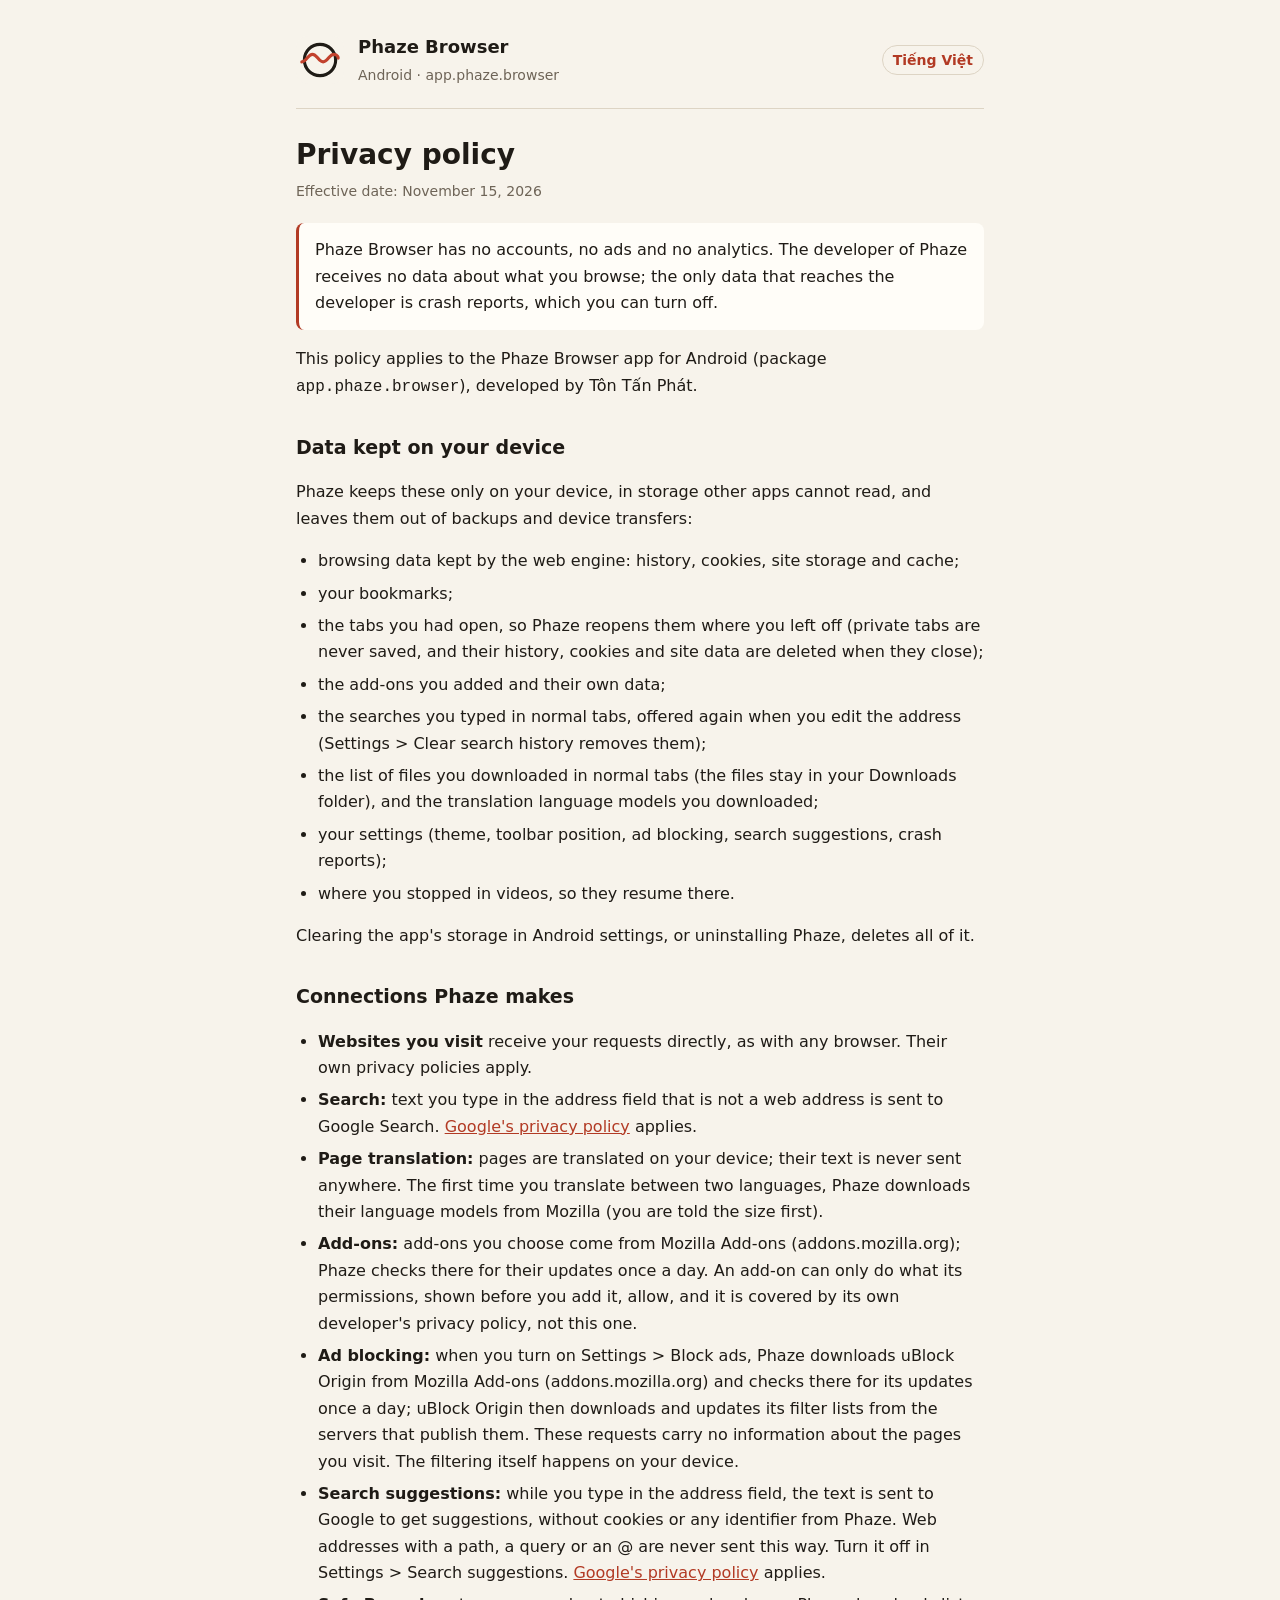
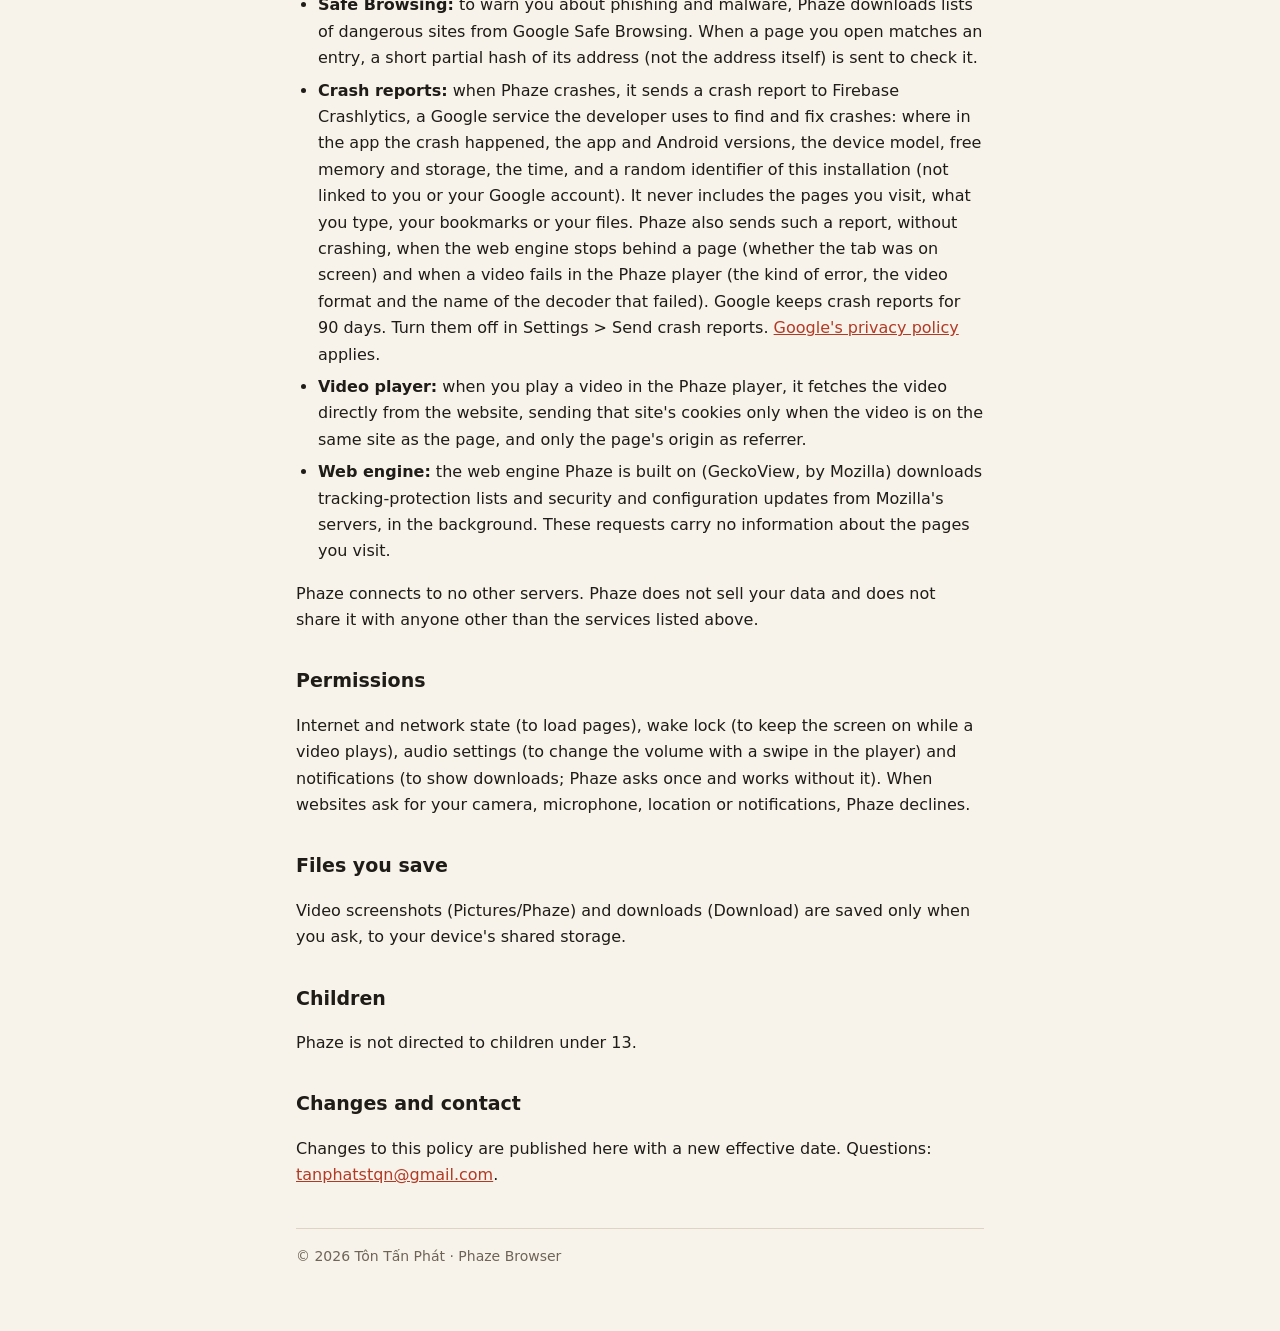
<file: index.html>
<!doctype html>
<html lang="en">
<head>
  <meta charset="utf-8">
  <meta name="viewport" content="width=device-width, initial-scale=1">
  <title>Phaze Browser Privacy Policy</title>
  <meta name="description" content="Privacy policy of Phaze Browser for Android: what data stays on your device, what connections the app makes and what permissions it uses.">
  <link rel="icon" href="icon.svg" type="image/svg+xml">
  <link rel="alternate" hreflang="vi" href="vi/">
  <link rel="stylesheet" href="style.css">
</head>
<body>
<main>
  <header>
    <img src="icon.svg" alt="">
    <div class="app">
      <strong>Phaze Browser</strong>
      <span>Android · app.phaze.browser</span>
    </div>
    <nav class="lang"><a href="vi/" hreflang="vi" lang="vi">Tiếng Việt</a></nav>
  </header>

  <h1>Privacy policy</h1>
  <p class="meta">Effective date: November 15, 2026</p>

<p class="summary">Phaze Browser has no accounts, no ads and no analytics. The developer of Phaze receives no data about what you browse; the only data that reaches the developer is crash reports, which you can turn off.</p>
<p>This policy applies to the Phaze Browser app for Android (package <code>app.phaze.browser</code>), developed by Tôn Tấn Phát.</p>
<h2>Data kept on your device</h2>
<p>Phaze keeps these only on your device, in storage other apps cannot read, and leaves them out of backups and device transfers:</p>
<ul>
<li>browsing data kept by the web engine: history, cookies, site storage and cache;</li>
<li>your bookmarks;</li>
<li>the tabs you had open, so Phaze reopens them where you left off (private tabs are never saved, and their history, cookies and site data are deleted when they close);</li>
<li>the add-ons you added and their own data;</li>
<li>the searches you typed in normal tabs, offered again when you edit the address (Settings &gt; Clear search history removes them);</li>
<li>the list of files you downloaded in normal tabs (the files stay in your Downloads folder), and the translation language models you downloaded;</li>
<li>your settings (theme, toolbar position, ad blocking, search suggestions, crash reports);</li>
<li>where you stopped in videos, so they resume there.</li>
</ul>
<p>Clearing the app's storage in Android settings, or uninstalling Phaze, deletes all of it.</p>
<h2>Connections Phaze makes</h2>
<ul>
<li><strong>Websites you visit</strong> receive your requests directly, as with any browser. Their own privacy policies apply.</li>
<li><strong>Search:</strong> text you type in the address field that is not a web address is sent to Google Search. <a href="https://policies.google.com/privacy">Google's privacy policy</a> applies.</li>
<li><strong>Page translation:</strong> pages are translated on your device; their text is never sent anywhere. The first time you translate between two languages, Phaze downloads their language models from Mozilla (you are told the size first).</li>
<li><strong>Add-ons:</strong> add-ons you choose come from Mozilla Add-ons (addons.mozilla.org); Phaze checks there for their updates once a day. An add-on can only do what its permissions, shown before you add it, allow, and it is covered by its own developer's privacy policy, not this one.</li>
<li><strong>Ad blocking:</strong> when you turn on Settings &gt; Block ads, Phaze downloads uBlock Origin from Mozilla Add-ons (addons.mozilla.org) and checks there for its updates once a day; uBlock Origin then downloads and updates its filter lists from the servers that publish them. These requests carry no information about the pages you visit. The filtering itself happens on your device.</li>
<li><strong>Search suggestions:</strong> while you type in the address field, the text is sent to Google to get suggestions, without cookies or any identifier from Phaze. Web addresses with a path, a query or an @ are never sent this way. Turn it off in Settings &gt; Search suggestions. <a href="https://policies.google.com/privacy">Google's privacy policy</a> applies.</li>
<li><strong>Safe Browsing:</strong> to warn you about phishing and malware, Phaze downloads lists of dangerous sites from Google Safe Browsing. When a page you open matches an entry, a short partial hash of its address (not the address itself) is sent to check it.</li>
<li><strong>Crash reports:</strong> when Phaze crashes, it sends a crash report to Firebase Crashlytics, a Google service the developer uses to find and fix crashes: where in the app the crash happened, the app and Android versions, the device model, free memory and storage, the time, and a random identifier of this installation (not linked to you or your Google account). It never includes the pages you visit, what you type, your bookmarks or your files. Phaze also sends such a report, without crashing, when the web engine stops behind a page (whether the tab was on screen) and when a video fails in the Phaze player (the kind of error, the video format and the name of the decoder that failed). Google keeps crash reports for 90 days. Turn them off in Settings &gt; Send crash reports. <a href="https://policies.google.com/privacy">Google's privacy policy</a> applies.</li>
<li><strong>Video player:</strong> when you play a video in the Phaze player, it fetches the video directly from the website, sending that site's cookies only when the video is on the same site as the page, and only the page's origin as referrer.</li>
<li><strong>Web engine:</strong> the web engine Phaze is built on (GeckoView, by Mozilla) downloads tracking-protection lists and security and configuration updates from Mozilla's servers, in the background. These requests carry no information about the pages you visit.</li>
</ul>
<p>Phaze connects to no other servers. Phaze does not sell your data and does not share it with anyone other than the services listed above.</p>
<h2>Permissions</h2>
<p>Internet and network state (to load pages), wake lock (to keep the screen on while a video plays), audio settings (to change the volume with a swipe in the player) and notifications (to show downloads; Phaze asks once and works without it). When websites ask for your camera, microphone, location or notifications, Phaze declines.</p>
<h2>Files you save</h2>
<p>Video screenshots (Pictures/Phaze) and downloads (Download) are saved only when you ask, to your device's shared storage.</p>
<h2>Children</h2>
<p>Phaze is not directed to children under 13.</p>
<h2>Changes and contact</h2>
<p>Changes to this policy are published here with a new effective date. Questions: <a href="mailto:tanphatstqn@gmail.com">tanphatstqn@gmail.com</a>.</p>

  <footer>© 2026 Tôn Tấn Phát · Phaze Browser</footer>
</main>
</body>
</html>
</file>
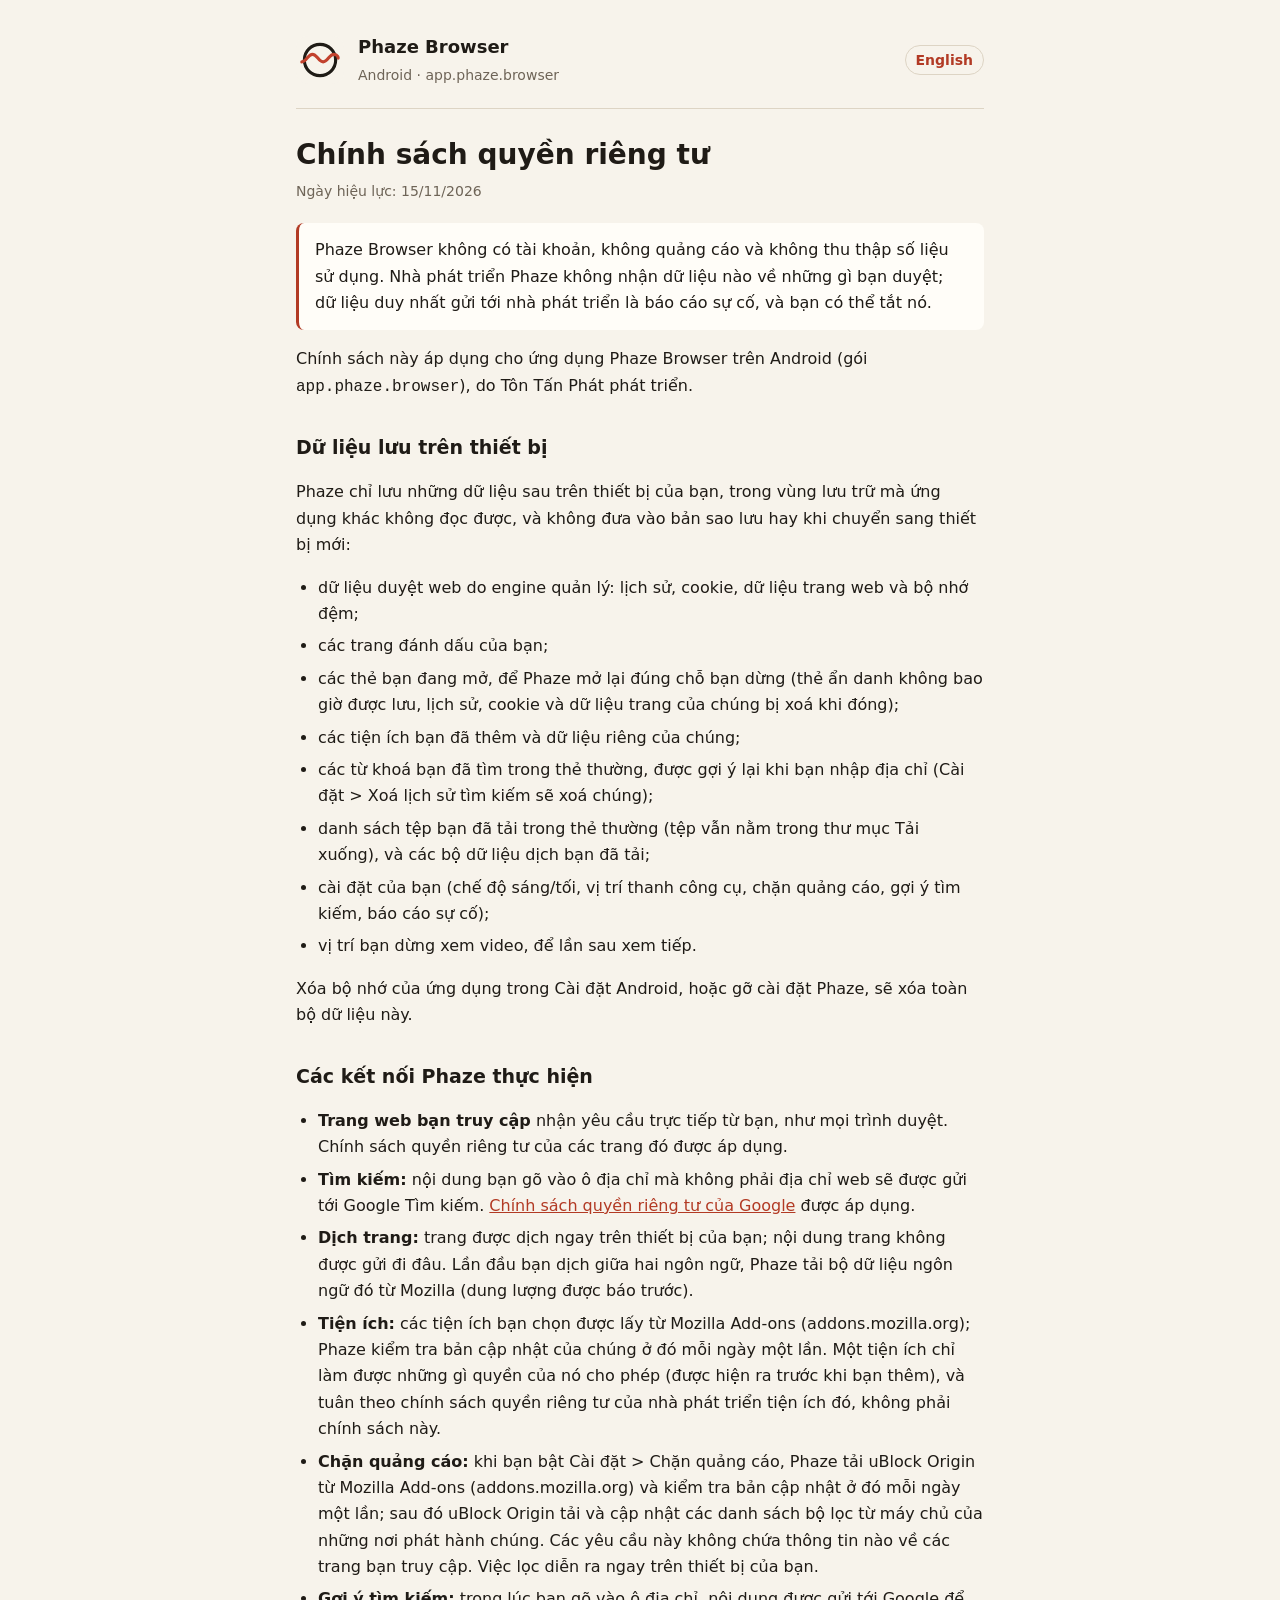
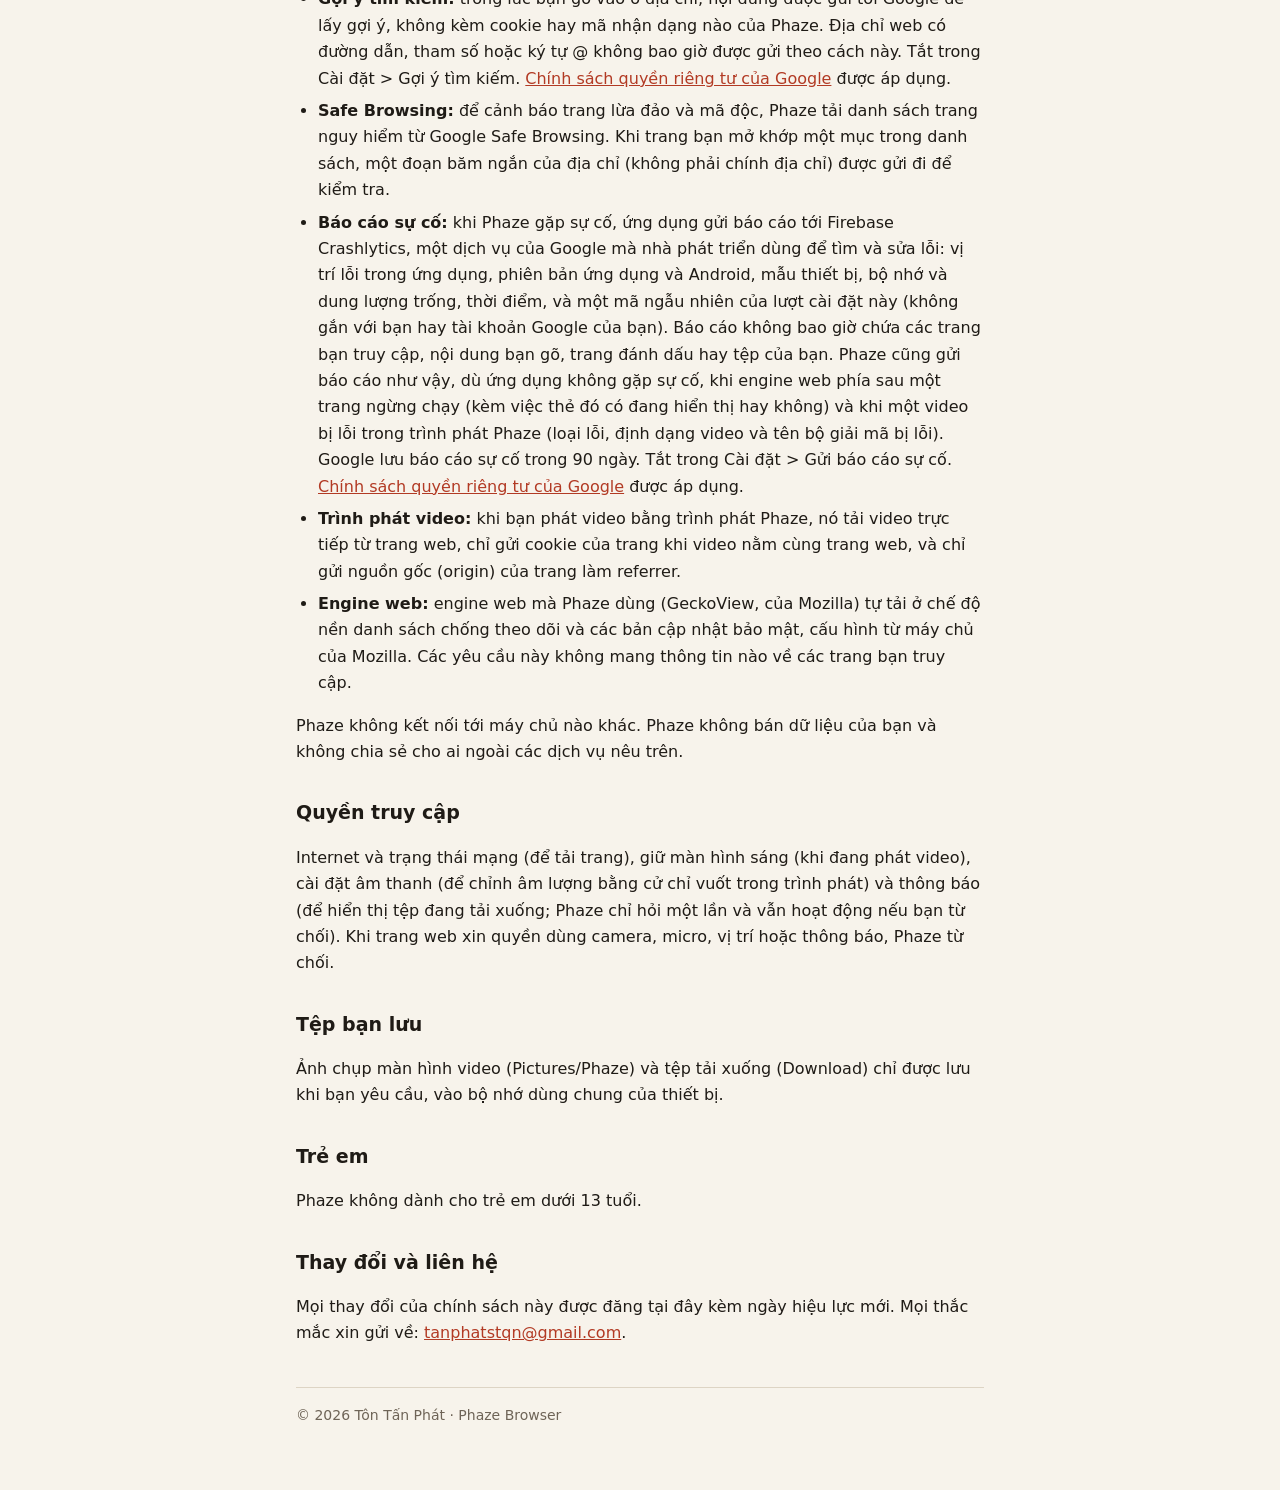
<file: vi/index.html>
<!doctype html>
<html lang="vi">
<head>
  <meta charset="utf-8">
  <meta name="viewport" content="width=device-width, initial-scale=1">
  <title>Quyền riêng tư Phaze Browser</title>
  <meta name="description" content="Chính sách quyền riêng tư của Phaze Browser cho Android: dữ liệu nào lưu trên thiết bị, ứng dụng kết nối tới đâu và dùng những quyền gì.">
  <link rel="icon" href="../icon.svg" type="image/svg+xml">
  <link rel="alternate" hreflang="en" href="../">
  <link rel="stylesheet" href="../style.css">
</head>
<body>
<main>
  <header>
    <img src="../icon.svg" alt="">
    <div class="app">
      <strong>Phaze Browser</strong>
      <span>Android · app.phaze.browser</span>
    </div>
    <nav class="lang"><a href="../" hreflang="en" lang="en">English</a></nav>
  </header>

  <h1>Chính sách quyền riêng tư</h1>
  <p class="meta">Ngày hiệu lực: 15/11/2026</p>

<p class="summary">Phaze Browser không có tài khoản, không quảng cáo và không thu thập số liệu sử dụng. Nhà phát triển Phaze không nhận dữ liệu nào về những gì bạn duyệt; dữ liệu duy nhất gửi tới nhà phát triển là báo cáo sự cố, và bạn có thể tắt nó.</p>
<p>Chính sách này áp dụng cho ứng dụng Phaze Browser trên Android (gói <code>app.phaze.browser</code>), do Tôn Tấn Phát phát triển.</p>
<h2>Dữ liệu lưu trên thiết bị</h2>
<p>Phaze chỉ lưu những dữ liệu sau trên thiết bị của bạn, trong vùng lưu trữ mà ứng dụng khác không đọc được, và không đưa vào bản sao lưu hay khi chuyển sang thiết bị mới:</p>
<ul>
<li>dữ liệu duyệt web do engine quản lý: lịch sử, cookie, dữ liệu trang web và bộ nhớ đệm;</li>
<li>các trang đánh dấu của bạn;</li>
<li>các thẻ bạn đang mở, để Phaze mở lại đúng chỗ bạn dừng (thẻ ẩn danh không bao giờ được lưu, lịch sử, cookie và dữ liệu trang của chúng bị xoá khi đóng);</li>
<li>các tiện ích bạn đã thêm và dữ liệu riêng của chúng;</li>
<li>các từ khoá bạn đã tìm trong thẻ thường, được gợi ý lại khi bạn nhập địa chỉ (Cài đặt &gt; Xoá lịch sử tìm kiếm sẽ xoá chúng);</li>
<li>danh sách tệp bạn đã tải trong thẻ thường (tệp vẫn nằm trong thư mục Tải xuống), và các bộ dữ liệu dịch bạn đã tải;</li>
<li>cài đặt của bạn (chế độ sáng/tối, vị trí thanh công cụ, chặn quảng cáo, gợi ý tìm kiếm, báo cáo sự cố);</li>
<li>vị trí bạn dừng xem video, để lần sau xem tiếp.</li>
</ul>
<p>Xóa bộ nhớ của ứng dụng trong Cài đặt Android, hoặc gỡ cài đặt Phaze, sẽ xóa toàn bộ dữ liệu này.</p>
<h2>Các kết nối Phaze thực hiện</h2>
<ul>
<li><strong>Trang web bạn truy cập</strong> nhận yêu cầu trực tiếp từ bạn, như mọi trình duyệt. Chính sách quyền riêng tư của các trang đó được áp dụng.</li>
<li><strong>Tìm kiếm:</strong> nội dung bạn gõ vào ô địa chỉ mà không phải địa chỉ web sẽ được gửi tới Google Tìm kiếm. <a href="https://policies.google.com/privacy?hl=vi">Chính sách quyền riêng tư của Google</a> được áp dụng.</li>
<li><strong>Dịch trang:</strong> trang được dịch ngay trên thiết bị của bạn; nội dung trang không được gửi đi đâu. Lần đầu bạn dịch giữa hai ngôn ngữ, Phaze tải bộ dữ liệu ngôn ngữ đó từ Mozilla (dung lượng được báo trước).</li>
<li><strong>Tiện ích:</strong> các tiện ích bạn chọn được lấy từ Mozilla Add-ons (addons.mozilla.org); Phaze kiểm tra bản cập nhật của chúng ở đó mỗi ngày một lần. Một tiện ích chỉ làm được những gì quyền của nó cho phép (được hiện ra trước khi bạn thêm), và tuân theo chính sách quyền riêng tư của nhà phát triển tiện ích đó, không phải chính sách này.</li>
<li><strong>Chặn quảng cáo:</strong> khi bạn bật Cài đặt &gt; Chặn quảng cáo, Phaze tải uBlock Origin từ Mozilla Add-ons (addons.mozilla.org) và kiểm tra bản cập nhật ở đó mỗi ngày một lần; sau đó uBlock Origin tải và cập nhật các danh sách bộ lọc từ máy chủ của những nơi phát hành chúng. Các yêu cầu này không chứa thông tin nào về các trang bạn truy cập. Việc lọc diễn ra ngay trên thiết bị của bạn.</li>
<li><strong>Gợi ý tìm kiếm:</strong> trong lúc bạn gõ vào ô địa chỉ, nội dung được gửi tới Google để lấy gợi ý, không kèm cookie hay mã nhận dạng nào của Phaze. Địa chỉ web có đường dẫn, tham số hoặc ký tự @ không bao giờ được gửi theo cách này. Tắt trong Cài đặt &gt; Gợi ý tìm kiếm. <a href="https://policies.google.com/privacy?hl=vi">Chính sách quyền riêng tư của Google</a> được áp dụng.</li>
<li><strong>Safe Browsing:</strong> để cảnh báo trang lừa đảo và mã độc, Phaze tải danh sách trang nguy hiểm từ Google Safe Browsing. Khi trang bạn mở khớp một mục trong danh sách, một đoạn băm ngắn của địa chỉ (không phải chính địa chỉ) được gửi đi để kiểm tra.</li>
<li><strong>Báo cáo sự cố:</strong> khi Phaze gặp sự cố, ứng dụng gửi báo cáo tới Firebase Crashlytics, một dịch vụ của Google mà nhà phát triển dùng để tìm và sửa lỗi: vị trí lỗi trong ứng dụng, phiên bản ứng dụng và Android, mẫu thiết bị, bộ nhớ và dung lượng trống, thời điểm, và một mã ngẫu nhiên của lượt cài đặt này (không gắn với bạn hay tài khoản Google của bạn). Báo cáo không bao giờ chứa các trang bạn truy cập, nội dung bạn gõ, trang đánh dấu hay tệp của bạn. Phaze cũng gửi báo cáo như vậy, dù ứng dụng không gặp sự cố, khi engine web phía sau một trang ngừng chạy (kèm việc thẻ đó có đang hiển thị hay không) và khi một video bị lỗi trong trình phát Phaze (loại lỗi, định dạng video và tên bộ giải mã bị lỗi). Google lưu báo cáo sự cố trong 90 ngày. Tắt trong Cài đặt &gt; Gửi báo cáo sự cố. <a href="https://policies.google.com/privacy?hl=vi">Chính sách quyền riêng tư của Google</a> được áp dụng.</li>
<li><strong>Trình phát video:</strong> khi bạn phát video bằng trình phát Phaze, nó tải video trực tiếp từ trang web, chỉ gửi cookie của trang khi video nằm cùng trang web, và chỉ gửi nguồn gốc (origin) của trang làm referrer.</li>
<li><strong>Engine web:</strong> engine web mà Phaze dùng (GeckoView, của Mozilla) tự tải ở chế độ nền danh sách chống theo dõi và các bản cập nhật bảo mật, cấu hình từ máy chủ của Mozilla. Các yêu cầu này không mang thông tin nào về các trang bạn truy cập.</li>
</ul>
<p>Phaze không kết nối tới máy chủ nào khác. Phaze không bán dữ liệu của bạn và không chia sẻ cho ai ngoài các dịch vụ nêu trên.</p>
<h2>Quyền truy cập</h2>
<p>Internet và trạng thái mạng (để tải trang), giữ màn hình sáng (khi đang phát video), cài đặt âm thanh (để chỉnh âm lượng bằng cử chỉ vuốt trong trình phát) và thông báo (để hiển thị tệp đang tải xuống; Phaze chỉ hỏi một lần và vẫn hoạt động nếu bạn từ chối). Khi trang web xin quyền dùng camera, micro, vị trí hoặc thông báo, Phaze từ chối.</p>
<h2>Tệp bạn lưu</h2>
<p>Ảnh chụp màn hình video (Pictures/Phaze) và tệp tải xuống (Download) chỉ được lưu khi bạn yêu cầu, vào bộ nhớ dùng chung của thiết bị.</p>
<h2>Trẻ em</h2>
<p>Phaze không dành cho trẻ em dưới 13 tuổi.</p>
<h2>Thay đổi và liên hệ</h2>
<p>Mọi thay đổi của chính sách này được đăng tại đây kèm ngày hiệu lực mới. Mọi thắc mắc xin gửi về: <a href="mailto:tanphatstqn@gmail.com">tanphatstqn@gmail.com</a>.</p>

  <footer>© 2026 Tôn Tấn Phát · Phaze Browser</footer>
</main>
</body>
</html>
</file>
<file: style.css>
:root {
  --bg: #f7f3eb;
  --surface: #fffdf8;
  --text: #1f1b16;
  --muted: #6e6457;
  --border: #ddd4c4;
  --accent: #b23a24;
}

@media (prefers-color-scheme: dark) {
  :root {
    --bg: #1c1916;
    --surface: #26221e;
    --text: #ede6da;
    --muted: #b8ad9d;
    --border: #3a332c;
    --accent: #f08a6e;
  }
}

* { box-sizing: border-box; }

html { -webkit-text-size-adjust: 100%; }

body {
  margin: 0;
  background: var(--bg);
  color: var(--text);
  font: 16px/1.65 system-ui, -apple-system, "Segoe UI", Roboto, "Helvetica Neue", Arial, sans-serif;
}

main {
  max-width: 720px;
  margin: 0 auto;
  padding: 32px 16px 64px;
}

header {
  display: flex;
  align-items: center;
  gap: 14px;
  padding-bottom: 20px;
  border-bottom: 1px solid var(--border);
}

header img {
  width: 48px;
  height: 48px;
  border-radius: 12px;
  flex: none;
}

header .app { flex: 1; min-width: 0; }
header .app strong { display: block; font-size: 18px; }
header .app span { color: var(--muted); font-size: 14px; }

.lang a {
  color: var(--accent);
  text-decoration: none;
  font-size: 14px;
  font-weight: 600;
  padding: 6px 10px;
  border: 1px solid var(--border);
  border-radius: 999px;
  white-space: nowrap;
}

h1 { font-size: 28px; line-height: 1.25; margin: 28px 0 8px; }
h2 { font-size: 19px; margin: 32px 0 8px; }

.meta { color: var(--muted); font-size: 14px; margin: 0 0 20px; }

.summary {
  background: var(--surface);
  border-left: 3px solid var(--accent);
  border-radius: 8px;
  padding: 14px 16px;
}

ul { padding-left: 22px; }
li { margin: 6px 0; }

a { color: var(--accent); }

footer {
  margin-top: 40px;
  padding-top: 16px;
  border-top: 1px solid var(--border);
  color: var(--muted);
  font-size: 14px;
}
</file>
